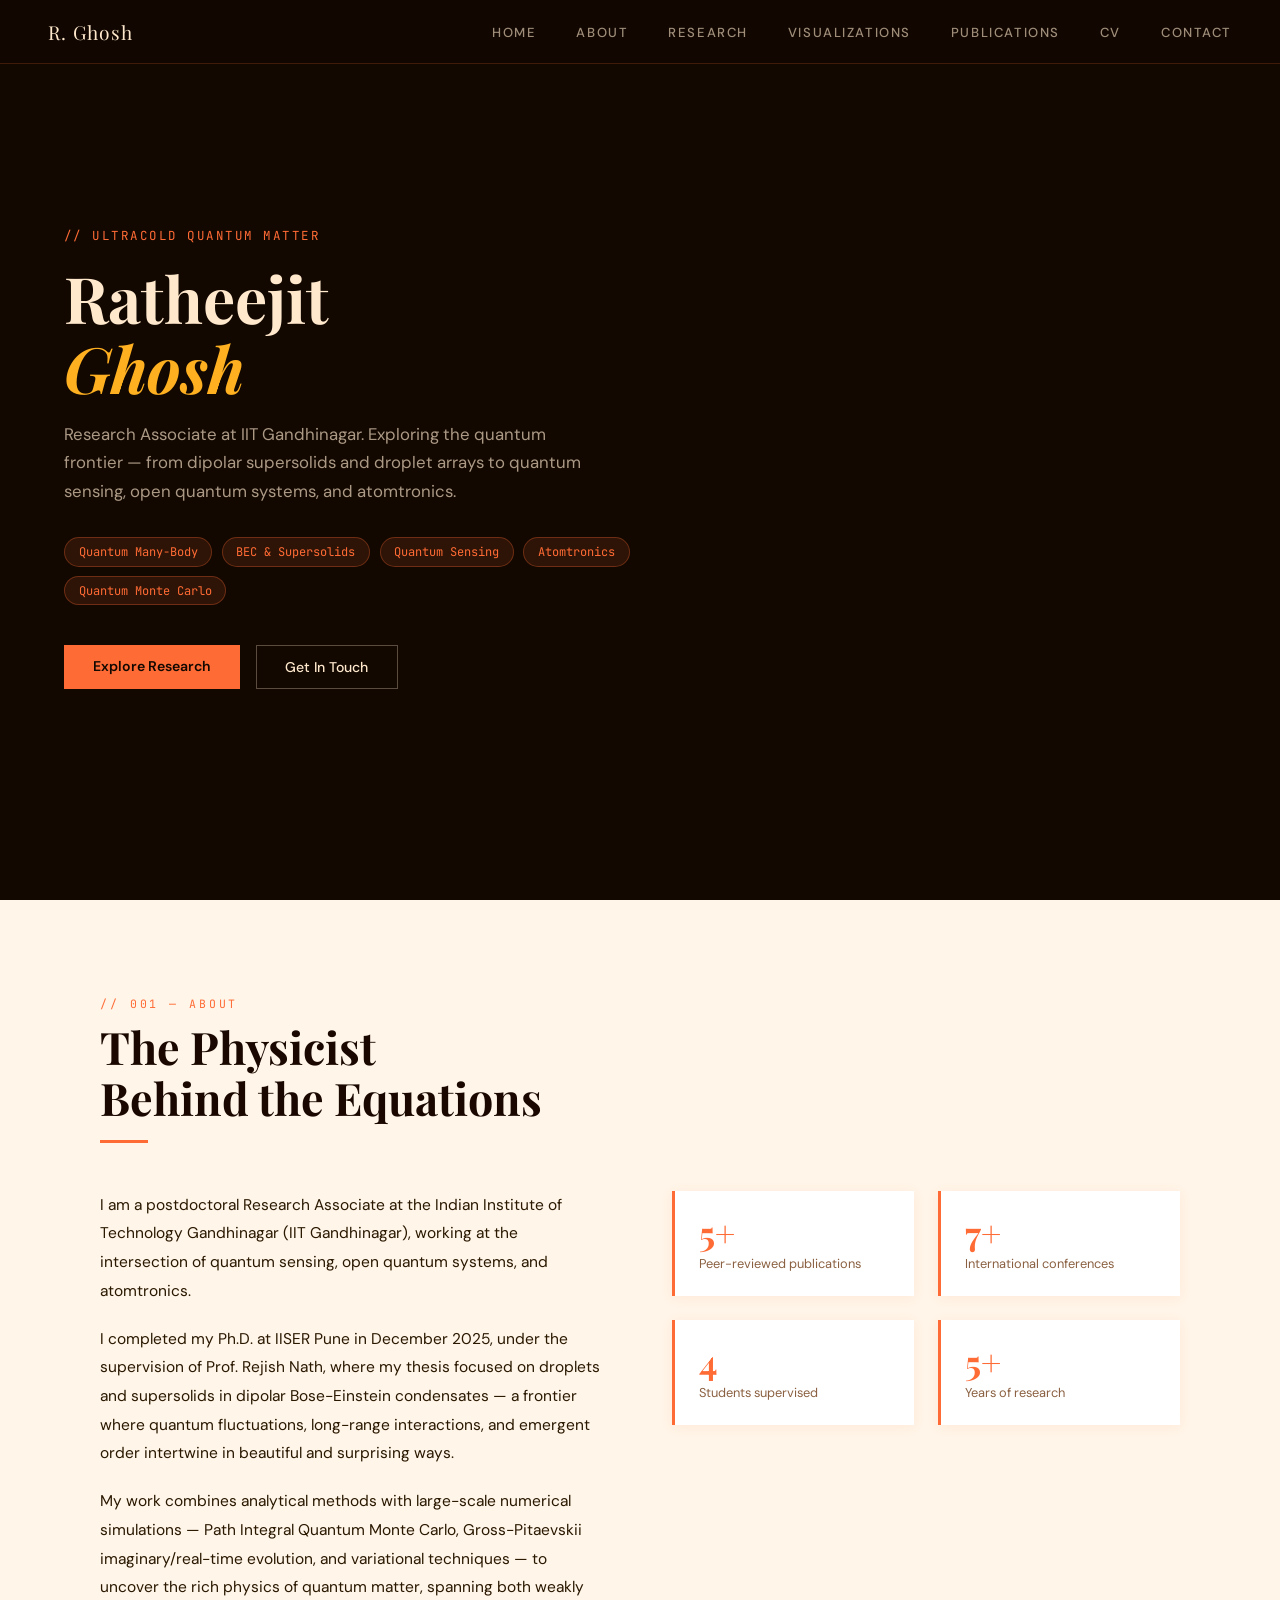
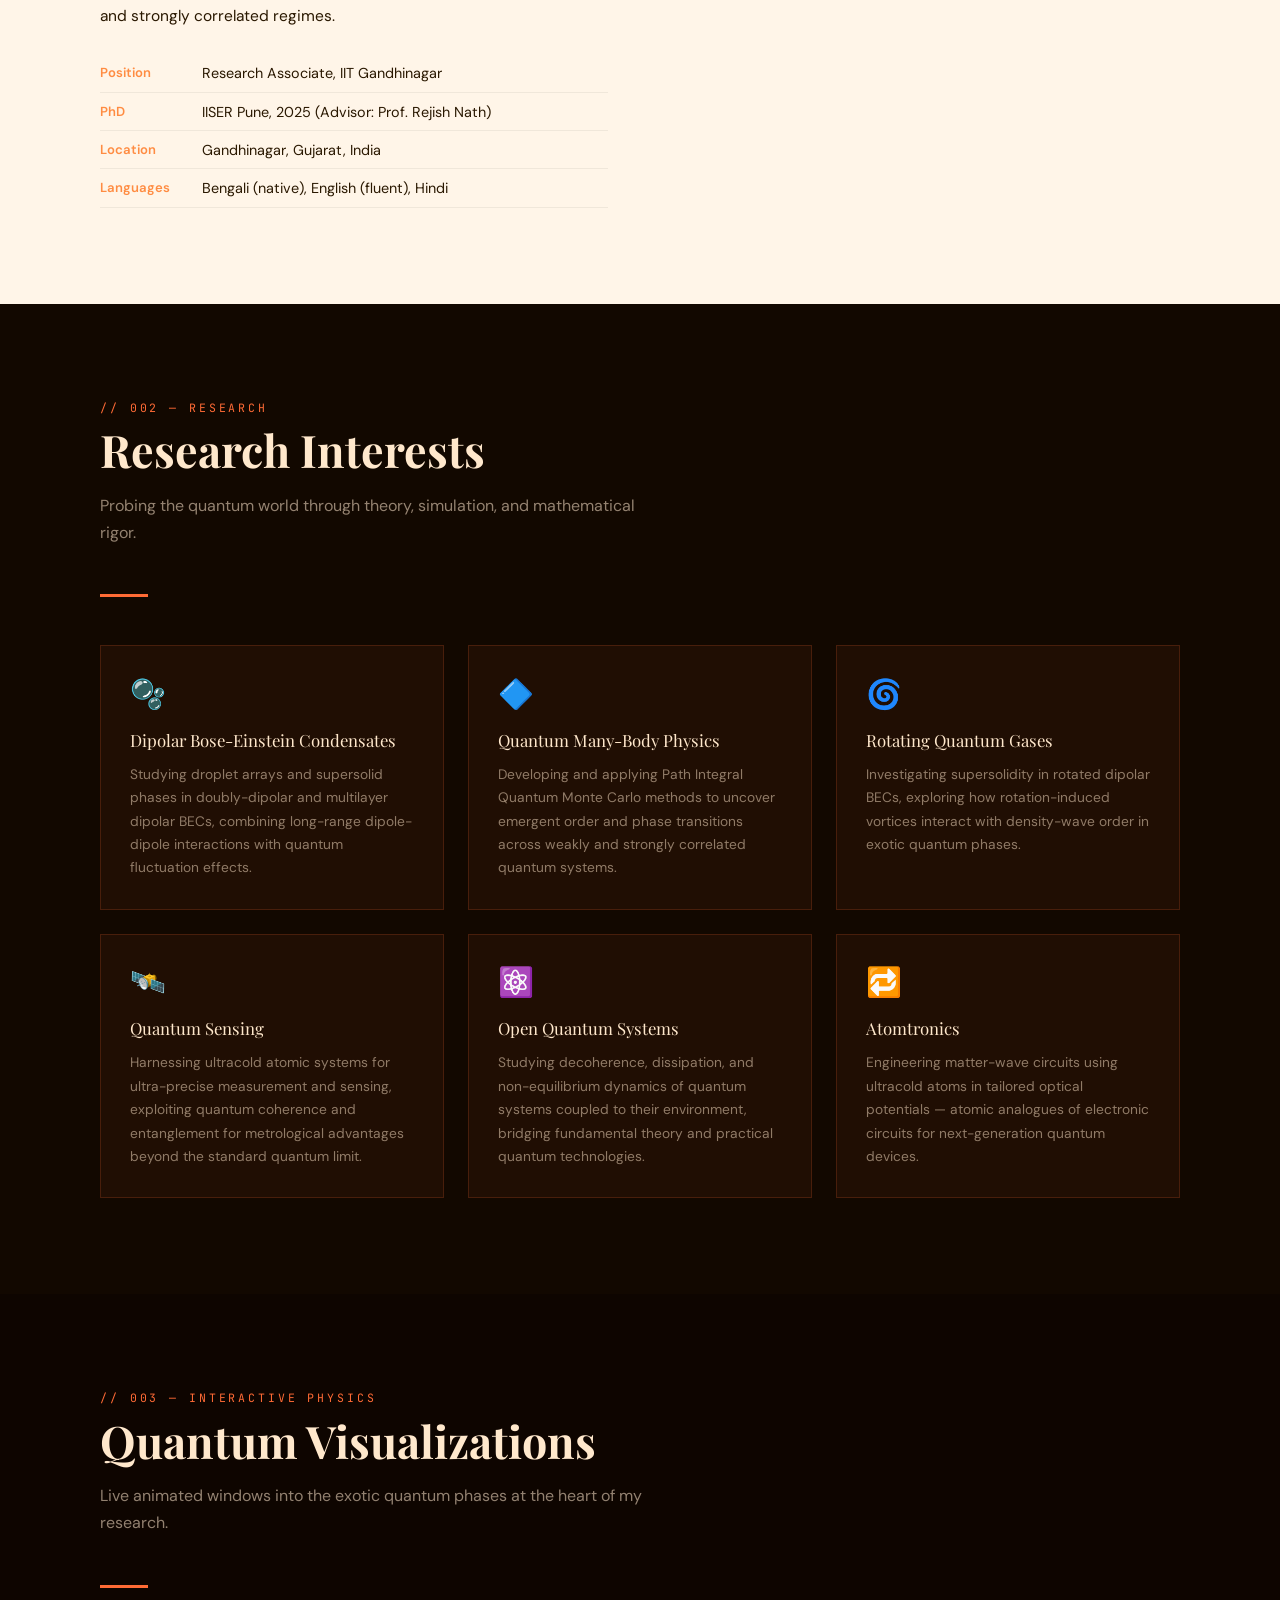
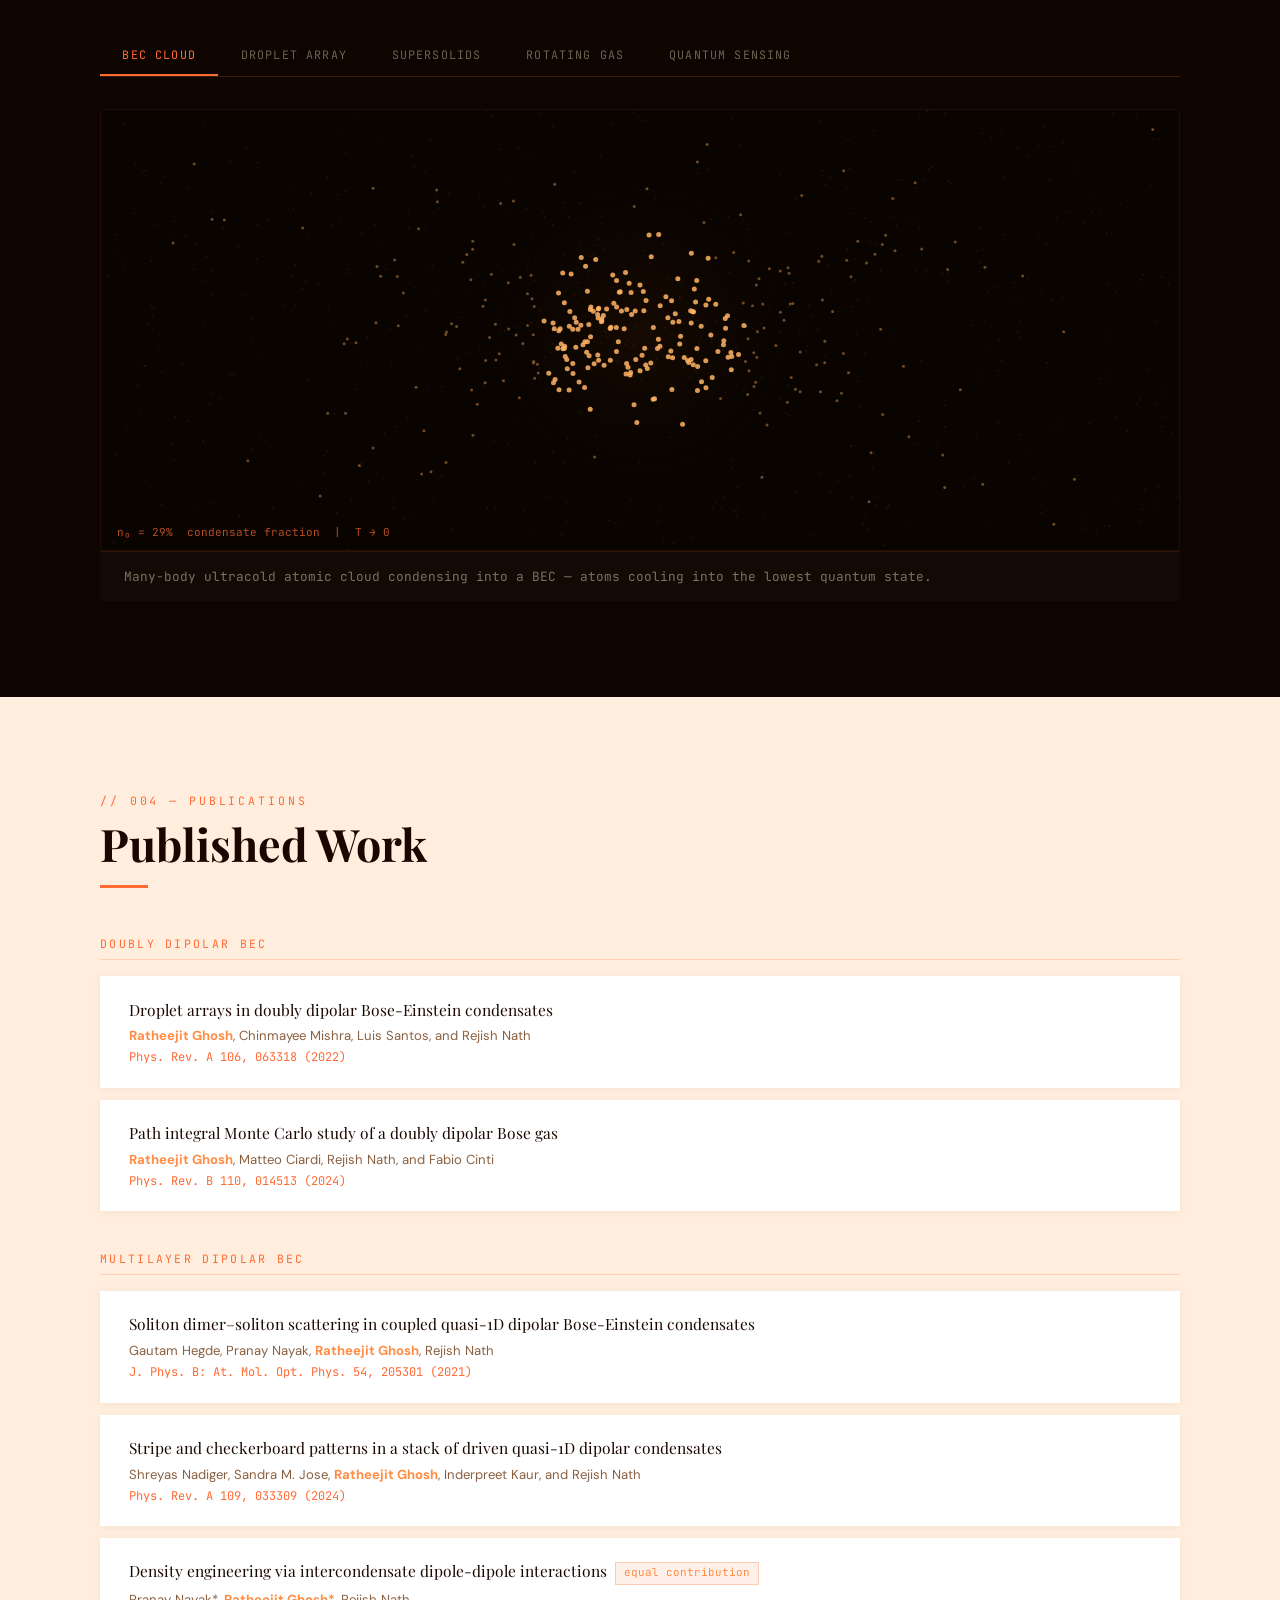
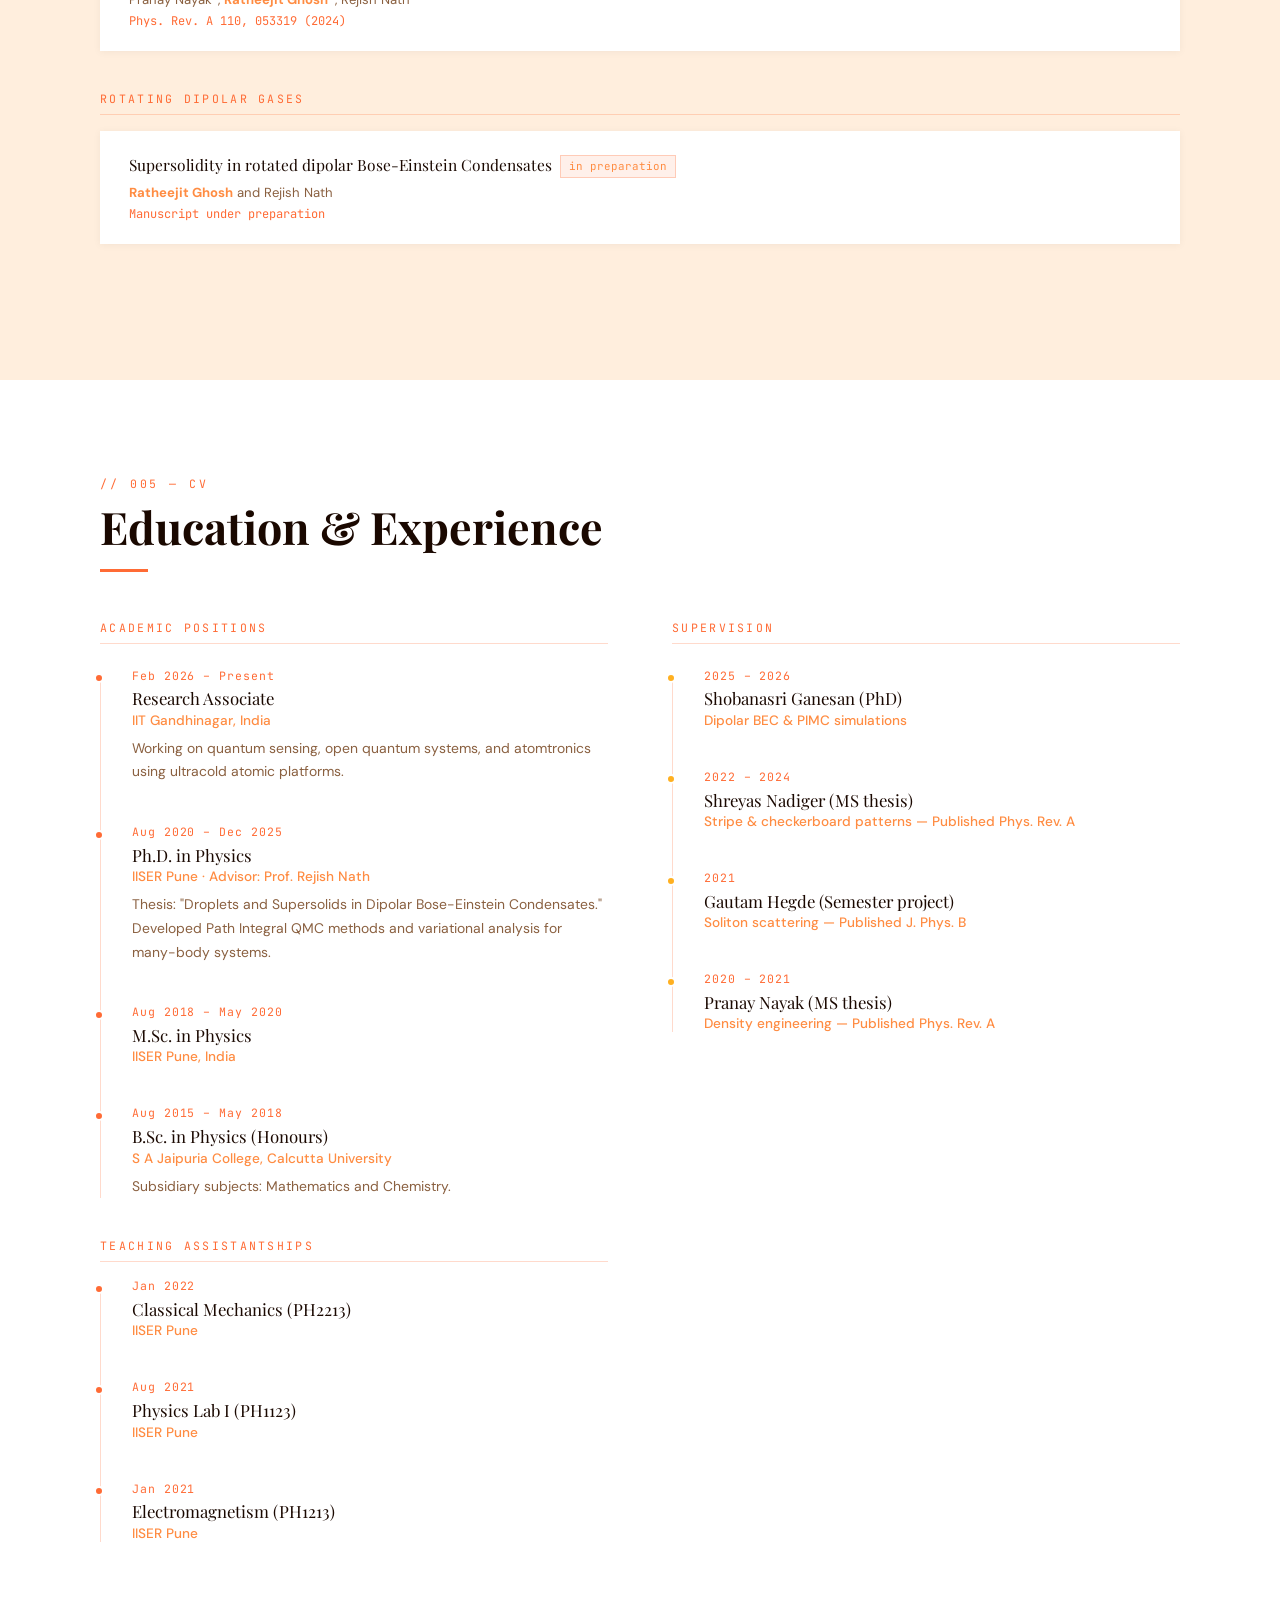
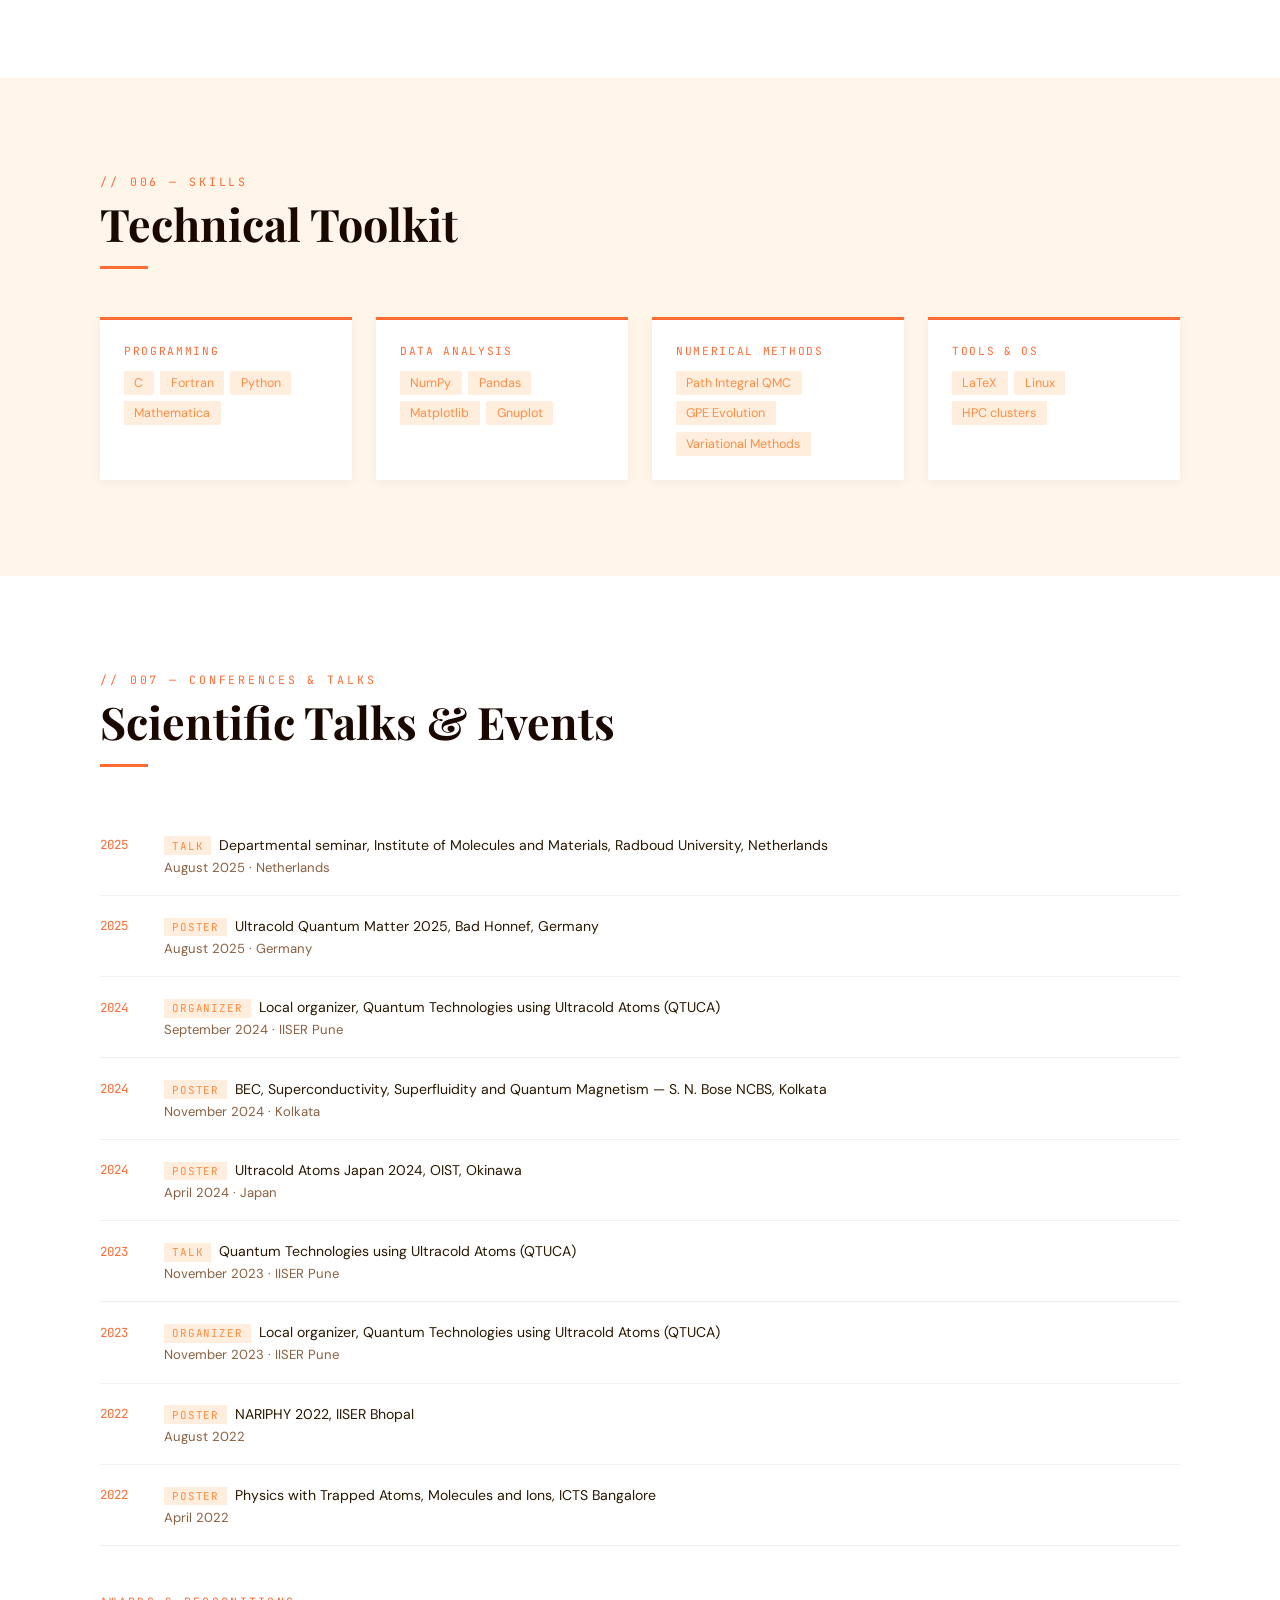
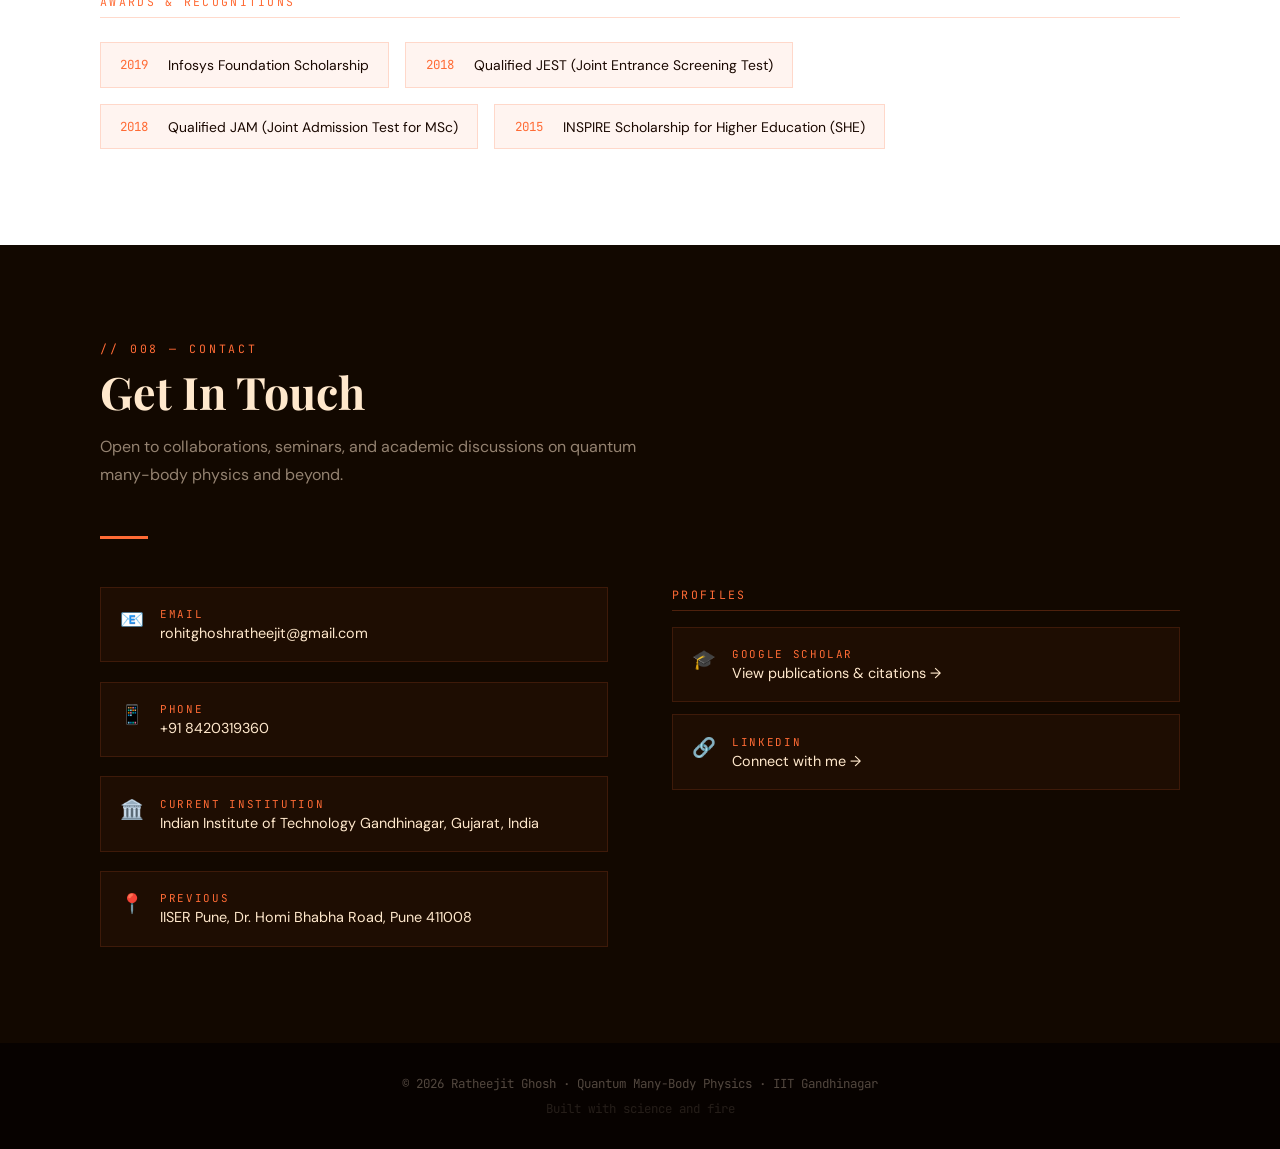
<file: index.html>
<!DOCTYPE html>
<html lang="en">
<head>
<meta charset="UTF-8">
<meta name="viewport" content="width=device-width, initial-scale=1.0">
<title>Ratheejit Ghosh | Quantum Physicist</title>
<link href="https://fonts.googleapis.com/css2?family=Playfair+Display:ital,wght@0,400;0,700;1,400&family=DM+Sans:wght@300;400;500;600&family=JetBrains+Mono:wght@400;500&display=swap" rel="stylesheet">
<style>
  :root {
    --fire1:  #FF6B35;   /* vivid orange      */
    --fire2:  #FF3D00;   /* deep red-orange   */
    --fire3:  #FFB020;   /* amber/gold        */
    --ember:  #FF8C42;   /* ember orange      */
    --smoke:  #1A0A00;   /* near-black warm   */
    --coal:   #120800;   /* darkest bg        */
    --ash:    #2A1400;   /* dark warm brown   */
    --glow:   #FF4500;   /* fireglow red      */
    --cream:  #FFE8CC;   /* warm light text   */
    --paper:  #FFF5E8;   /* warm white bg     */
    --paper2: #FFEEDD;
    --muted:  #8A6040;
    --ink:    #1A0800;
  }
  *, *::before, *::after { box-sizing:border-box; margin:0; padding:0; }
  html { scroll-behavior:smooth; }
  body { font-family:'DM Sans',sans-serif; background:var(--paper); color:var(--ink); overflow-x:hidden; }

  /* NAV */
  nav {
    position:fixed; top:0; left:0; right:0; z-index:1000;
    background:rgba(18,8,0,0.97); backdrop-filter:blur(14px);
    display:flex; align-items:center; justify-content:space-between;
    padding:0 3rem; height:64px;
    border-bottom:1px solid rgba(255,107,53,0.2);
  }
  .nav-logo { font-family:'Playfair Display',serif; font-size:1.2rem; color:var(--cream); letter-spacing:.05em; }
  .nav-links { display:flex; gap:2.5rem; list-style:none; }
  .nav-links a { color:rgba(255,232,204,0.6); text-decoration:none; font-size:.82rem; letter-spacing:.12em; text-transform:uppercase; font-weight:500; transition:color .2s; }
  .nav-links a:hover { color:var(--fire1); }

  /* HERO */
  #home { min-height:100vh; background:var(--coal); position:relative; overflow:hidden; display:flex; align-items:center; padding:80px 4rem 4rem; }
  #hero-canvas { position:absolute; inset:0; opacity:.8; }
  .hero-content { position:relative; z-index:2; max-width:680px; }
  .hero-eyebrow { font-family:'JetBrains Mono',monospace; color:var(--fire1); font-size:.78rem; letter-spacing:.2em; text-transform:uppercase; margin-bottom:1.2rem; }
  .hero-name { font-family:'Playfair Display',serif; font-size:clamp(2.8rem,5vw,4.5rem); color:var(--cream); line-height:1.1; margin-bottom:1rem; }
  .hero-name em { color:var(--fire3); font-style:italic; }
  .hero-tagline { color:rgba(255,232,204,.65); font-size:1.05rem; line-height:1.7; margin-bottom:2rem; max-width:520px; }
  .hero-tags { display:flex; flex-wrap:wrap; gap:.6rem; margin-bottom:2.5rem; }
  .tag { background:rgba(255,107,53,.12); border:1px solid rgba(255,107,53,.3); color:var(--fire1); padding:.35rem .85rem; border-radius:2rem; font-size:.75rem; font-family:'JetBrains Mono',monospace; }
  .hero-cta { display:flex; gap:1rem; }
  .btn-primary { background:var(--fire1); color:var(--coal); padding:.75rem 1.8rem; border:none; font-family:'DM Sans',sans-serif; font-weight:600; font-size:.88rem; cursor:pointer; text-decoration:none; transition:background .2s; }
  .btn-primary:hover { background:var(--fire3); }
  .btn-outline { background:transparent; border:1px solid rgba(255,232,204,.3); color:var(--cream); padding:.75rem 1.8rem; font-family:'DM Sans',sans-serif; font-weight:500; font-size:.88rem; cursor:pointer; text-decoration:none; transition:border-color .2s,color .2s; }
  .btn-outline:hover { border-color:var(--fire1); color:var(--fire1); }

  /* SECTIONS */
  section { padding:6rem 4rem; }
  .section-inner { max-width:1080px; margin:0 auto; }
  .section-label { font-family:'JetBrains Mono',monospace; color:var(--fire1); font-size:.72rem; letter-spacing:.25em; text-transform:uppercase; margin-bottom:.6rem; }
  .section-title { font-family:'Playfair Display',serif; font-size:clamp(2rem,3.5vw,2.8rem); color:var(--ink); margin-bottom:1rem; line-height:1.15; }
  .section-subtitle { color:var(--muted); font-size:1rem; line-height:1.7; max-width:560px; margin-bottom:3rem; }
  .divider { width:48px; height:3px; background:var(--fire1); margin-bottom:3rem; }

  /* ABOUT */
  #about { background:var(--paper); }
  .about-grid { display:grid; grid-template-columns:1fr 1fr; gap:4rem; align-items:start; }
  .about-bio p { color:#2A1800; line-height:1.85; margin-bottom:1.2rem; font-size:.97rem; }
  .about-stats { display:grid; grid-template-columns:1fr 1fr; gap:1.5rem; }
  .stat-card { background:white; padding:1.5rem; border-left:3px solid var(--fire1); box-shadow:0 2px 12px rgba(255,107,53,.08); }
  .stat-num { font-family:'Playfair Display',serif; font-size:2.2rem; color:var(--fire1); font-weight:700; line-height:1; }
  .stat-label { color:var(--muted); font-size:.8rem; margin-top:.3rem; }
  .info-list { list-style:none; margin-top:1.5rem; }
  .info-list li { display:flex; align-items:flex-start; gap:.75rem; padding:.6rem 0; border-bottom:1px solid rgba(0,0,0,.06); font-size:.9rem; color:#2A1800; }
  .info-list li .lbl { color:var(--ember); font-weight:600; min-width:90px; font-size:.82rem; }

  /* RESEARCH */
  #research { background:var(--coal); }
  #research .section-title { color:var(--cream); }
  #research .section-subtitle { color:rgba(255,232,204,.55); }
  .research-grid { display:grid; grid-template-columns:repeat(3,1fr); gap:1.5rem; }
  .research-card { background:rgba(255,107,53,.06); border:1px solid rgba(255,107,53,.18); padding:1.8rem; transition:border-color .2s,background .2s; }
  .research-card:hover { border-color:var(--fire1); background:rgba(255,107,53,.1); }
  .rc-icon { font-size:1.8rem; margin-bottom:1rem; }
  .rc-title { font-family:'Playfair Display',serif; color:var(--cream); font-size:1.05rem; margin-bottom:.75rem; }
  .rc-desc { color:rgba(255,232,204,.5); font-size:.86rem; line-height:1.7; }

  /* VISUALIZATIONS */
  #visualizations { background:#0E0500; }
  #visualizations .section-title { color:var(--cream); }
  #visualizations .section-subtitle { color:rgba(255,232,204,.55); }
  .viz-tabs { display:flex; flex-wrap:wrap; margin-bottom:2rem; border-bottom:1px solid rgba(255,107,53,.2); }
  .viz-tab { padding:.7rem 1.4rem; background:none; border:none; color:rgba(255,232,204,.4); font-family:'JetBrains Mono',monospace; font-size:.73rem; letter-spacing:.1em; cursor:pointer; transition:color .2s; border-bottom:2px solid transparent; text-transform:uppercase; }
  .viz-tab.active { color:var(--fire1); border-bottom-color:var(--fire1); }
  .viz-panel { display:none; }
  .viz-panel.active { display:block; }
  .viz-frame { background:rgba(0,0,0,.6); border:1px solid rgba(255,107,53,.12); border-radius:4px; overflow:hidden; }
  .viz-frame canvas { display:block; }
  .viz-caption { padding:1rem 1.5rem; background:rgba(255,255,255,.02); border-top:1px solid rgba(255,107,53,.1); color:rgba(255,232,204,.45); font-size:.8rem; font-family:'JetBrains Mono',monospace; }
  .viz-controls { display:flex; gap:1.5rem; align-items:center; padding:.75rem 1.5rem; background:rgba(0,0,0,.3); border-top:1px solid rgba(255,107,53,.08); flex-wrap:wrap; }
  .viz-controls label { color:rgba(255,232,204,.5); font-size:.72rem; font-family:'JetBrains Mono',monospace; }
  .viz-controls input[type=range] { accent-color:var(--fire1); cursor:pointer; }

  /* PUBLICATIONS */
  #publications { background:var(--paper2); }
  .pub-group { margin-bottom:2.5rem; }
  .pub-group-title { font-family:'JetBrains Mono',monospace; font-size:.72rem; letter-spacing:.2em; text-transform:uppercase; color:var(--fire1); margin-bottom:1rem; padding-bottom:.5rem; border-bottom:1px solid rgba(255,107,53,.25); }
  .pub-item { background:white; padding:1.4rem 1.6rem; margin-bottom:.75rem; border-left:3px solid transparent; box-shadow:0 1px 8px rgba(0,0,0,.05); transition:border-color .2s; }
  .pub-item:hover { border-left-color:var(--fire1); }
  .pub-title { font-family:'Playfair Display',serif; font-size:.97rem; color:var(--ink); margin-bottom:.4rem; line-height:1.45; }
  .pub-authors { color:var(--muted); font-size:.82rem; margin-bottom:.3rem; }
  .pub-authors strong { color:var(--ember); }
  .pub-journal { font-family:'JetBrains Mono',monospace; font-size:.75rem; color:var(--fire1); }
  .pub-badge { display:inline-block; background:rgba(255,107,53,.1); border:1px solid rgba(255,107,53,.28); color:var(--ember); font-size:.68rem; padding:.15rem .5rem; margin-left:.5rem; font-family:'JetBrains Mono',monospace; vertical-align:middle; }

  /* EXPERIENCE */
  #experience { background:white; }
  .timeline { position:relative; padding-left:2rem; }
  .timeline::before { content:''; position:absolute; left:0; top:.5rem; bottom:0; width:1px; background:rgba(255,107,53,.25); }
  .tl-item { position:relative; margin-bottom:2.5rem; }
  .tl-dot { position:absolute; left:-2.4rem; top:.35rem; width:10px; height:10px; border-radius:50%; background:var(--fire1); border:2px solid white; }
  .tl-period { font-family:'JetBrains Mono',monospace; font-size:.72rem; color:var(--fire1); letter-spacing:.08em; margin-bottom:.3rem; }
  .tl-title { font-family:'Playfair Display',serif; font-size:1.05rem; color:var(--ink); margin-bottom:.15rem; }
  .tl-sub { color:var(--ember); font-size:.85rem; font-weight:500; margin-bottom:.5rem; }
  .tl-desc { color:var(--muted); font-size:.87rem; line-height:1.7; }
  .exp-grid { display:grid; grid-template-columns:1fr 1fr; gap:4rem; }

  /* SKILLS */
  #skills { background:var(--paper); }
  .skills-grid { display:grid; grid-template-columns:repeat(4,1fr); gap:1.5rem; }
  .skill-card { background:white; padding:1.5rem; box-shadow:0 2px 10px rgba(0,0,0,.05); border-top:3px solid var(--fire1); }
  .skill-cat { font-family:'JetBrains Mono',monospace; font-size:.7rem; letter-spacing:.15em; text-transform:uppercase; color:var(--fire1); margin-bottom:.8rem; }
  .skill-items { display:flex; flex-wrap:wrap; gap:.4rem; }
  .skill-pill { background:var(--paper2); color:var(--ember); font-size:.78rem; padding:.25rem .65rem; border-radius:2px; }

  /* TALKS */
  #talks { background:white; }
  .talk-item { display:flex; gap:1.5rem; padding:1.2rem 0; border-bottom:1px solid rgba(0,0,0,.06); align-items:flex-start; }
  .talk-year { font-family:'JetBrains Mono',monospace; font-size:.78rem; color:var(--fire1); min-width:40px; margin-top:.15rem; }
  .talk-type { display:inline-block; background:var(--paper2); color:var(--ember); font-size:.68rem; padding:.15rem .5rem; margin-right:.5rem; font-family:'JetBrains Mono',monospace; text-transform:uppercase; letter-spacing:.08em; }
  .talk-desc { color:#2A1800; font-size:.88rem; line-height:1.6; }
  .talk-venue { color:var(--muted); font-size:.82rem; margin-top:.15rem; }

  /* CONTACT */
  #contact { background:var(--coal); }
  #contact .section-title { color:var(--cream); }
  #contact .section-subtitle { color:rgba(255,232,204,.55); }
  .contact-grid { display:grid; grid-template-columns:1fr 1fr; gap:4rem; align-items:start; }
  .contact-items { display:flex; flex-direction:column; gap:1.2rem; }
  .contact-item { display:flex; gap:1rem; align-items:flex-start; padding:1.2rem; background:rgba(255,107,53,.05); border:1px solid rgba(255,107,53,.14); transition:border-color .2s, background .2s; }
  a:has(.contact-item):hover .contact-item { border-color:var(--fire1); background:rgba(255,107,53,.1); }
  .contact-icon { color:var(--fire1); font-size:1.2rem; }
  .contact-item-label { font-family:'JetBrains Mono',monospace; font-size:.68rem; letter-spacing:.15em; color:var(--fire1); text-transform:uppercase; margin-bottom:.2rem; }
  .contact-item-value { color:var(--cream); font-size:.9rem; }
  .ref-item { padding:1.2rem; background:rgba(255,107,53,.05); border:1px solid rgba(255,107,53,.14); margin-bottom:.75rem; }
  .ref-name { font-family:'Playfair Display',serif; color:var(--cream); font-size:.95rem; margin-bottom:.2rem; }
  .ref-role { color:rgba(255,232,204,.5); font-size:.82rem; margin-bottom:.15rem; }
  .ref-email { color:var(--fire1); font-size:.8rem; font-family:'JetBrains Mono',monospace; }

  .award-chip { background:rgba(255,107,53,.07); border:1px solid rgba(255,107,53,.2); padding:.8rem 1.2rem; display:flex; gap:.75rem; align-items:center; }
  .award-year { font-family:'JetBrains Mono',monospace; color:var(--fire1); font-size:.78rem; min-width:36px; }
  .award-name { color:var(--ink); font-size:.87rem; }
  .awards-grid { display:flex; flex-wrap:wrap; gap:1rem; }

  footer { background:#070200; padding:2rem 4rem; text-align:center; color:rgba(255,232,204,.3); font-size:.78rem; font-family:'JetBrains Mono',monospace; }

  @media(max-width:768px){
    section{padding:4rem 1.5rem;} nav{padding:0 1.5rem;} .nav-links{display:none;}
    #home{padding:80px 1.5rem 4rem;}
    .about-grid,.contact-grid,.exp-grid{grid-template-columns:1fr;gap:2rem;}
    .research-grid{grid-template-columns:1fr;} .skills-grid{grid-template-columns:1fr 1fr;}
    .about-stats{grid-template-columns:1fr 1fr;}
  }
</style>
</head>
<body>

<nav>
  <div class="nav-logo">R. Ghosh</div>
  <ul class="nav-links">
    <li><a href="#home">Home</a></li>
    <li><a href="#about">About</a></li>
    <li><a href="#research">Research</a></li>
    <li><a href="#visualizations">Visualizations</a></li>
    <li><a href="#publications">Publications</a></li>
    <li><a href="#experience">CV</a></li>
    <li><a href="#contact">Contact</a></li>
  </ul>
</nav>

<!-- HERO -->
<section id="home">
  <canvas id="hero-canvas"></canvas>
  <div class="hero-content">
    <div class="hero-eyebrow">// Ultracold Quantum Matter</div>
    <h1 class="hero-name">Ratheejit<br><em>Ghosh</em></h1>
    <p class="hero-tagline">Research Associate at IIT Gandhinagar. Exploring the quantum frontier — from dipolar supersolids and droplet arrays to quantum sensing, open quantum systems, and atomtronics.</p>
    <div class="hero-tags">
      <span class="tag">Quantum Many-Body</span>
      <span class="tag">BEC &amp; Supersolids</span>
      <span class="tag">Quantum Sensing</span>
      <span class="tag">Atomtronics</span>
      <span class="tag">Quantum Monte Carlo</span>
    </div>
    <div class="hero-cta">
      <a href="#research" class="btn-primary">Explore Research</a>
      <a href="#contact" class="btn-outline">Get In Touch</a>
    </div>
  </div>
</section>

<!-- ABOUT -->
<section id="about">
  <div class="section-inner">
    <div class="section-label">// 001 — About</div>
    <h2 class="section-title">The Physicist<br>Behind the Equations</h2>
    <div class="divider"></div>
    <div class="about-grid">
      <div class="about-bio">
        <p>I am a postdoctoral Research Associate at the Indian Institute of Technology Gandhinagar (IIT Gandhinagar), working at the intersection of quantum sensing, open quantum systems, and atomtronics.</p>
        <p>I completed my Ph.D. at IISER Pune in December 2025, under the supervision of Prof. Rejish Nath, where my thesis focused on droplets and supersolids in dipolar Bose-Einstein condensates — a frontier where quantum fluctuations, long-range interactions, and emergent order intertwine in beautiful and surprising ways.</p>
        <p>My work combines analytical methods with large-scale numerical simulations — Path Integral Quantum Monte Carlo, Gross-Pitaevskii imaginary/real-time evolution, and variational techniques — to uncover the rich physics of quantum matter, spanning both weakly and strongly correlated regimes.</p>
        <ul class="info-list">
          <li><span class="lbl">Position</span> Research Associate, IIT Gandhinagar</li>
          <li><span class="lbl">PhD</span> IISER Pune, 2025 (Advisor: Prof. Rejish Nath)</li>
          <li><span class="lbl">Location</span> Gandhinagar, Gujarat, India</li>
          <li><span class="lbl">Languages</span> Bengali (native), English (fluent), Hindi</li>
        </ul>
      </div>
      <div>
        <div class="about-stats">
          <div class="stat-card"><div class="stat-num">5+</div><div class="stat-label">Peer-reviewed publications</div></div>
          <div class="stat-card"><div class="stat-num">7+</div><div class="stat-label">International conferences</div></div>
          <div class="stat-card"><div class="stat-num">4</div><div class="stat-label">Students supervised</div></div>
          <div class="stat-card"><div class="stat-num">5+</div><div class="stat-label">Years of research</div></div>
        </div>
      </div>
    </div>
  </div>
</section>

<!-- RESEARCH -->
<section id="research">
  <div class="section-inner">
    <div class="section-label">// 002 — Research</div>
    <h2 class="section-title">Research Interests</h2>
    <p class="section-subtitle">Probing the quantum world through theory, simulation, and mathematical rigor.</p>
    <div class="divider"></div>
    <div class="research-grid">
      <div class="research-card"><div class="rc-icon">🫧</div><div class="rc-title">Dipolar Bose-Einstein Condensates</div><div class="rc-desc">Studying droplet arrays and supersolid phases in doubly-dipolar and multilayer dipolar BECs, combining long-range dipole-dipole interactions with quantum fluctuation effects.</div></div>
      <div class="research-card"><div class="rc-icon">🔷</div><div class="rc-title">Quantum Many-Body Physics</div><div class="rc-desc">Developing and applying Path Integral Quantum Monte Carlo methods to uncover emergent order and phase transitions across weakly and strongly correlated quantum systems.</div></div>
      <div class="research-card"><div class="rc-icon">🌀</div><div class="rc-title">Rotating Quantum Gases</div><div class="rc-desc">Investigating supersolidity in rotated dipolar BECs, exploring how rotation-induced vortices interact with density-wave order in exotic quantum phases.</div></div>
      <div class="research-card"><div class="rc-icon">🛰️</div><div class="rc-title">Quantum Sensing</div><div class="rc-desc">Harnessing ultracold atomic systems for ultra-precise measurement and sensing, exploiting quantum coherence and entanglement for metrological advantages beyond the standard quantum limit.</div></div>
      <div class="research-card"><div class="rc-icon">⚛️</div><div class="rc-title">Open Quantum Systems</div><div class="rc-desc">Studying decoherence, dissipation, and non-equilibrium dynamics of quantum systems coupled to their environment, bridging fundamental theory and practical quantum technologies.</div></div>
      <div class="research-card"><div class="rc-icon">🔁</div><div class="rc-title">Atomtronics</div><div class="rc-desc">Engineering matter-wave circuits using ultracold atoms in tailored optical potentials — atomic analogues of electronic circuits for next-generation quantum devices.</div></div>
    </div>
  </div>
</section>

<!-- VISUALIZATIONS -->
<section id="visualizations">
  <div class="section-inner">
    <div class="section-label">// 003 — Interactive Physics</div>
    <h2 class="section-title">Quantum Visualizations</h2>
    <p class="section-subtitle">Live animated windows into the exotic quantum phases at the heart of my research.</p>
    <div class="divider"></div>
    <!-- ORDER: BEC, Droplet Array, Supersolid, Rotating Gas, Quantum Sensing -->
    <div class="viz-tabs">
      <button class="viz-tab active" onclick="switchViz('bec',this)">BEC Cloud</button>
      <button class="viz-tab" onclick="switchViz('droplet',this)">Droplet Array</button>
      <button class="viz-tab" onclick="switchViz('supersolid',this)">Supersolids</button>
      <button class="viz-tab" onclick="switchViz('rotating',this)">Rotating Gas</button>
      <button class="viz-tab" onclick="switchViz('sensing',this)">Quantum Sensing</button>
    </div>

    <div id="viz-bec" class="viz-panel active">
      <div class="viz-frame"><canvas id="canvas-bec"></canvas></div>
      <div class="viz-caption">Many-body ultracold atomic cloud condensing into a BEC — atoms cooling into the lowest quantum state.</div>
    </div>

    <div id="viz-droplet" class="viz-panel">
      <div class="viz-frame"><canvas id="canvas-droplet"></canvas></div>
      <div class="viz-caption">Droplet-array phase in a doubly dipolar BEC. Self-bound quantum droplets stabilized by Lee-Huang-Yang beyond-mean-field corrections, connected by dipolar interaction lines.</div>
    </div>

    <div id="viz-supersolid" class="viz-panel">
      <div class="viz-frame"><canvas id="canvas-supersolid"></canvas></div>
      <div class="viz-controls">
        <label>Dipolar strength: <input type="range" id="sl-alpha" min="0" max="100" value="65" style="width:100px"></label>
        <label>Temperature: <input type="range" id="sl-temp" min="0" max="100" value="15" style="width:100px"></label>
        <span style="color:rgba(255,232,204,.35);font-size:.7rem;font-family:'JetBrains Mono',monospace">drag to rotate</span>
      </div>
      <div class="viz-caption">3D Supersolid: self-bound quantum droplets (orange spheres) floating in a coherent superfluid background (glowing teal mist). Simultaneous crystalline order + phase coherence.</div>
    </div>

    <div id="viz-rotating" class="viz-panel">
      <div class="viz-frame"><canvas id="canvas-rotating"></canvas></div>
      <div class="viz-controls">
        <label>Ω/ω: <input type="range" id="sl-omega" min="5" max="95" value="50" style="width:120px"></label>
        <span id="omega-val" style="color:var(--fire1);font-family:'JetBrains Mono',monospace;font-size:.78rem">0.50</span>
        <span style="color:rgba(255,232,204,.35);font-size:.7rem;font-family:'JetBrains Mono',monospace;margin-left:1rem">drag to tilt view</span>
      </div>
      <div class="viz-caption">Rotating dipolar BEC — a fuzzy cigar-shaped atomic cloud spinning around its symmetry axis, with quantized vortex cores visible as dark holes threaded through the condensate.</div>
    </div>

    <div id="viz-sensing" class="viz-panel">
      <div class="viz-frame"><canvas id="canvas-sensing"></canvas></div>
      <div class="viz-caption">Ramsey interferometry for quantum sensing — atomic superposition on Bloch spheres accumulating phase from an external field for sub-shot-noise precision.</div>
    </div>
  </div>
</section>

<!-- PUBLICATIONS -->
<section id="publications">
  <div class="section-inner">
    <div class="section-label">// 004 — Publications</div>
    <h2 class="section-title">Published Work</h2>
    <div class="divider"></div>
    <div class="pub-group">
      <div class="pub-group-title">Doubly Dipolar BEC</div>
      <div class="pub-item"><div class="pub-title">Droplet arrays in doubly dipolar Bose-Einstein condensates</div><div class="pub-authors"><strong>Ratheejit Ghosh</strong>, Chinmayee Mishra, Luis Santos, and Rejish Nath</div><div class="pub-journal">Phys. Rev. A 106, 063318 (2022)</div></div>
      <div class="pub-item"><div class="pub-title">Path integral Monte Carlo study of a doubly dipolar Bose gas</div><div class="pub-authors"><strong>Ratheejit Ghosh</strong>, Matteo Ciardi, Rejish Nath, and Fabio Cinti</div><div class="pub-journal">Phys. Rev. B 110, 014513 (2024)</div></div>
    </div>
    <div class="pub-group">
      <div class="pub-group-title">Multilayer Dipolar BEC</div>
      <div class="pub-item"><div class="pub-title">Soliton dimer–soliton scattering in coupled quasi-1D dipolar Bose-Einstein condensates</div><div class="pub-authors">Gautam Hegde, Pranay Nayak, <strong>Ratheejit Ghosh</strong>, Rejish Nath</div><div class="pub-journal">J. Phys. B: At. Mol. Opt. Phys. 54, 205301 (2021)</div></div>
      <div class="pub-item"><div class="pub-title">Stripe and checkerboard patterns in a stack of driven quasi-1D dipolar condensates</div><div class="pub-authors">Shreyas Nadiger, Sandra M. Jose, <strong>Ratheejit Ghosh</strong>, Inderpreet Kaur, and Rejish Nath</div><div class="pub-journal">Phys. Rev. A 109, 033309 (2024)</div></div>
      <div class="pub-item"><div class="pub-title">Density engineering via intercondensate dipole-dipole interactions<span class="pub-badge">equal contribution</span></div><div class="pub-authors">Pranay Nayak*, <strong>Ratheejit Ghosh*</strong>, Rejish Nath</div><div class="pub-journal">Phys. Rev. A 110, 053319 (2024)</div></div>
    </div>
    <div class="pub-group">
      <div class="pub-group-title">Rotating Dipolar Gases</div>
      <div class="pub-item"><div class="pub-title">Supersolidity in rotated dipolar Bose-Einstein Condensates<span class="pub-badge">in preparation</span></div><div class="pub-authors"><strong>Ratheejit Ghosh</strong> and Rejish Nath</div><div class="pub-journal">Manuscript under preparation</div></div>
    </div>
  </div>
</section>

<!-- CV -->
<section id="experience">
  <div class="section-inner">
    <div class="section-label">// 005 — CV</div>
    <h2 class="section-title">Education &amp; Experience</h2>
    <div class="divider"></div>
    <div class="exp-grid">
      <div>
        <p class="pub-group-title" style="margin-bottom:1.5rem">Academic Positions</p>
        <div class="timeline">
          <div class="tl-item"><div class="tl-dot"></div><div class="tl-period">Feb 2026 – Present</div><div class="tl-title">Research Associate</div><div class="tl-sub">IIT Gandhinagar, India</div><div class="tl-desc">Working on quantum sensing, open quantum systems, and atomtronics using ultracold atomic platforms.</div></div>
          <div class="tl-item"><div class="tl-dot"></div><div class="tl-period">Aug 2020 – Dec 2025</div><div class="tl-title">Ph.D. in Physics</div><div class="tl-sub">IISER Pune · Advisor: Prof. Rejish Nath</div><div class="tl-desc">Thesis: "Droplets and Supersolids in Dipolar Bose-Einstein Condensates." Developed Path Integral QMC methods and variational analysis for many-body systems.</div></div>
          <div class="tl-item"><div class="tl-dot"></div><div class="tl-period">Aug 2018 – May 2020</div><div class="tl-title">M.Sc. in Physics</div><div class="tl-sub">IISER Pune, India</div></div>
          <div class="tl-item"><div class="tl-dot"></div><div class="tl-period">Aug 2015 – May 2018</div><div class="tl-title">B.Sc. in Physics (Honours)</div><div class="tl-sub">S A Jaipuria College, Calcutta University</div><div class="tl-desc">Subsidiary subjects: Mathematics and Chemistry.</div></div>
        </div>
        <p class="pub-group-title" style="margin:2rem 0 1rem">Teaching Assistantships</p>
        <div class="timeline">
          <div class="tl-item"><div class="tl-dot"></div><div class="tl-period">Jan 2022</div><div class="tl-title">Classical Mechanics (PH2213)</div><div class="tl-sub">IISER Pune</div></div>
          <div class="tl-item"><div class="tl-dot"></div><div class="tl-period">Aug 2021</div><div class="tl-title">Physics Lab I (PH1123)</div><div class="tl-sub">IISER Pune</div></div>
          <div class="tl-item"><div class="tl-dot"></div><div class="tl-period">Jan 2021</div><div class="tl-title">Electromagnetism (PH1213)</div><div class="tl-sub">IISER Pune</div></div>
        </div>
      </div>
      <div>
        <p class="pub-group-title" style="margin-bottom:1.5rem">Supervision</p>
        <div class="timeline">
          <div class="tl-item"><div class="tl-dot" style="background:var(--fire3)"></div><div class="tl-period">2025 – 2026</div><div class="tl-title">Shobanasri Ganesan (PhD)</div><div class="tl-sub">Dipolar BEC &amp; PIMC simulations</div></div>
          <div class="tl-item"><div class="tl-dot" style="background:var(--fire3)"></div><div class="tl-period">2022 – 2024</div><div class="tl-title">Shreyas Nadiger (MS thesis)</div><div class="tl-sub">Stripe &amp; checkerboard patterns — Published Phys. Rev. A</div></div>
          <div class="tl-item"><div class="tl-dot" style="background:var(--fire3)"></div><div class="tl-period">2021</div><div class="tl-title">Gautam Hegde (Semester project)</div><div class="tl-sub">Soliton scattering — Published J. Phys. B</div></div>
          <div class="tl-item"><div class="tl-dot" style="background:var(--fire3)"></div><div class="tl-period">2020 – 2021</div><div class="tl-title">Pranay Nayak (MS thesis)</div><div class="tl-sub">Density engineering — Published Phys. Rev. A</div></div>
        </div>
      </div>
    </div>
  </div>
</section>

<!-- SKILLS -->
<section id="skills">
  <div class="section-inner">
    <div class="section-label">// 006 — Skills</div>
    <h2 class="section-title">Technical Toolkit</h2>
    <div class="divider"></div>
    <div class="skills-grid">
      <div class="skill-card"><div class="skill-cat">Programming</div><div class="skill-items"><span class="skill-pill">C</span><span class="skill-pill">Fortran</span><span class="skill-pill">Python</span><span class="skill-pill">Mathematica</span></div></div>
      <div class="skill-card"><div class="skill-cat">Data Analysis</div><div class="skill-items"><span class="skill-pill">NumPy</span><span class="skill-pill">Pandas</span><span class="skill-pill">Matplotlib</span><span class="skill-pill">Gnuplot</span></div></div>
      <div class="skill-card"><div class="skill-cat">Numerical Methods</div><div class="skill-items"><span class="skill-pill">Path Integral QMC</span><span class="skill-pill">GPE Evolution</span><span class="skill-pill">Variational Methods</span></div></div>
      <div class="skill-card"><div class="skill-cat">Tools &amp; OS</div><div class="skill-items"><span class="skill-pill">LaTeX</span><span class="skill-pill">Linux</span><span class="skill-pill">HPC clusters</span></div></div>
    </div>
  </div>
</section>

<!-- TALKS -->
<section id="talks">
  <div class="section-inner">
    <div class="section-label">// 007 — Conferences &amp; Talks</div>
    <h2 class="section-title">Scientific Talks &amp; Events</h2>
    <div class="divider"></div>
    <div class="talk-item"><div class="talk-year">2025</div><div><span class="talk-type">Talk</span><span class="talk-desc">Departmental seminar, Institute of Molecules and Materials, Radboud University, Netherlands</span><div class="talk-venue">August 2025 · Netherlands</div></div></div>
    <div class="talk-item"><div class="talk-year">2025</div><div><span class="talk-type">Poster</span><span class="talk-desc">Ultracold Quantum Matter 2025, Bad Honnef, Germany</span><div class="talk-venue">August 2025 · Germany</div></div></div>
    <div class="talk-item"><div class="talk-year">2024</div><div><span class="talk-type">Organizer</span><span class="talk-desc">Local organizer, Quantum Technologies using Ultracold Atoms (QTUCA)</span><div class="talk-venue">September 2024 · IISER Pune</div></div></div>
    <div class="talk-item"><div class="talk-year">2024</div><div><span class="talk-type">Poster</span><span class="talk-desc">BEC, Superconductivity, Superfluidity and Quantum Magnetism — S. N. Bose NCBS, Kolkata</span><div class="talk-venue">November 2024 · Kolkata</div></div></div>
    <div class="talk-item"><div class="talk-year">2024</div><div><span class="talk-type">Poster</span><span class="talk-desc">Ultracold Atoms Japan 2024, OIST, Okinawa</span><div class="talk-venue">April 2024 · Japan</div></div></div>
    <div class="talk-item"><div class="talk-year">2023</div><div><span class="talk-type">Talk</span><span class="talk-desc">Quantum Technologies using Ultracold Atoms (QTUCA)</span><div class="talk-venue">November 2023 · IISER Pune</div></div></div>
    <div class="talk-item"><div class="talk-year">2023</div><div><span class="talk-type">Organizer</span><span class="talk-desc">Local organizer, Quantum Technologies using Ultracold Atoms (QTUCA)</span><div class="talk-venue">November 2023 · IISER Pune</div></div></div>
    <div class="talk-item"><div class="talk-year">2022</div><div><span class="talk-type">Poster</span><span class="talk-desc">NARIPHY 2022, IISER Bhopal</span><div class="talk-venue">August 2022</div></div></div>
    <div class="talk-item"><div class="talk-year">2022</div><div><span class="talk-type">Poster</span><span class="talk-desc">Physics with Trapped Atoms, Molecules and Ions, ICTS Bangalore</span><div class="talk-venue">April 2022</div></div></div>
    <p class="pub-group-title" style="margin-top:3rem;margin-bottom:1.5rem">Awards &amp; Recognitions</p>
    <div class="awards-grid">
      <div class="award-chip"><span class="award-year">2019</span><span class="award-name">Infosys Foundation Scholarship</span></div>
      <div class="award-chip"><span class="award-year">2018</span><span class="award-name">Qualified JEST (Joint Entrance Screening Test)</span></div>
      <div class="award-chip"><span class="award-year">2018</span><span class="award-name">Qualified JAM (Joint Admission Test for MSc)</span></div>
      <div class="award-chip"><span class="award-year">2015</span><span class="award-name">INSPIRE Scholarship for Higher Education (SHE)</span></div>
    </div>
  </div>
</section>

<!-- CONTACT -->
<section id="contact">
  <div class="section-inner">
    <div class="section-label">// 008 — Contact</div>
    <h2 class="section-title">Get In Touch</h2>
    <p class="section-subtitle">Open to collaborations, seminars, and academic discussions on quantum many-body physics and beyond.</p>
    <div class="divider"></div>
    <div class="contact-grid">
      <div class="contact-items">
        <div class="contact-item"><div class="contact-icon">📧</div><div><div class="contact-item-label">Email</div><div class="contact-item-value">rohitghoshratheejit@gmail.com</div></div></div>
        <div class="contact-item"><div class="contact-icon">📱</div><div><div class="contact-item-label">Phone</div><div class="contact-item-value">+91 8420319360</div></div></div>
        <div class="contact-item"><div class="contact-icon">🏛️</div><div><div class="contact-item-label">Current Institution</div><div class="contact-item-value">Indian Institute of Technology Gandhinagar, Gujarat, India</div></div></div>
        <div class="contact-item"><div class="contact-icon">📍</div><div><div class="contact-item-label">Previous</div><div class="contact-item-value">IISER Pune, Dr. Homi Bhabha Road, Pune 411008</div></div></div>
      </div>
      <div>
        <p class="pub-group-title" style="color:var(--fire1);margin-bottom:1rem">Profiles</p>
        <a href="https://scholar.google.com/citations?user=FcoK4_EAAAAJ&hl=en" target="_blank" rel="noopener" style="text-decoration:none">
          <div class="contact-item" style="margin-bottom:.75rem"><div class="contact-icon">🎓</div><div><div class="contact-item-label">Google Scholar</div><div class="contact-item-value">View publications &amp; citations →</div></div></div>
        </a>
        <a href="https://in.linkedin.com/in/ratheejit-ghosh-7b6a2a104" target="_blank" rel="noopener" style="text-decoration:none">
          <div class="contact-item"><div class="contact-icon">🔗</div><div><div class="contact-item-label">LinkedIn</div><div class="contact-item-value">Connect with me →</div></div></div>
        </a>
      </div>
    </div>
  </div>
</section>

<footer>
  <p>© 2026 Ratheejit Ghosh · Quantum Many-Body Physics · IIT Gandhinagar</p>
  <p style="margin-top:.5rem;opacity:.4">Built with science and fire</p>
</footer>

<script>
// ═══════════════════════════════════════════════════════
// HELPERS
// ═══════════════════════════════════════════════════════
function initCanvas(id) {
  const c = document.getElementById(id);
  c.width  = c.parentElement.clientWidth || 860;
  c.height = 440;
  return c;
}
const _started = {};
function switchViz(id, btn) {
  document.querySelectorAll('.viz-panel').forEach(p=>p.classList.remove('active'));
  document.querySelectorAll('.viz-tab').forEach(t=>t.classList.remove('active'));
  document.getElementById('viz-'+id).classList.add('active');
  btn.classList.add('active');
  if (!_started[id]) { _started[id]=true; window['_viz_'+id]&&window['_viz_'+id](); }
}

// ═══════════════════════════════════════════════════════
// 1. BEC CLOUD (auto-start)
// ═══════════════════════════════════════════════════════
(function(){
  const canvas=initCanvas('canvas-bec'), ctx=canvas.getContext('2d');
  const W=canvas.width, H=canvas.height;
  let t=0, cf=0;
  const N=900, atoms=Array.from({length:N},()=>({x:Math.random()*W,y:Math.random()*H,vx:(Math.random()-.5)*.5,vy:(Math.random()-.5)*.5,ph:Math.random()*6.28}));
  function draw(){
    t+=.012; cf=Math.min(1,cf+.002);
    ctx.fillStyle='#0A0400'; ctx.fillRect(0,0,W,H);
    const glR=130+25*Math.sin(t*.5);
    const g=ctx.createRadialGradient(W/2,H/2,0,W/2,H/2,glR);
    g.addColorStop(0,`rgba(255,140,60,${.18*cf})`);
    g.addColorStop(.5,`rgba(180,80,20,${.08*cf})`);
    g.addColorStop(1,'rgba(0,0,0,0)');
    ctx.fillStyle=g; ctx.beginPath(); ctx.arc(W/2,H/2,glR*2,0,Math.PI*2); ctx.fill();
    for(let r=20;r<glR;r+=20){
      ctx.save(); ctx.globalAlpha=.07*cf; ctx.strokeStyle='#FF6B35'; ctx.lineWidth=1;
      ctx.beginPath(); ctx.arc(W/2,H/2,r,0,Math.PI*2); ctx.stroke(); ctx.restore();
    }
    atoms.forEach((a,i)=>{
      const rnd=Math.sin(i*7.3+t)*.5+.5, isCond=rnd<cf;
      if(isCond){a.x+=(W/2-a.x)*.015+a.vx*.1;a.y+=(H/2-a.y)*.015+a.vy*.1;a.vx*=.97;a.vy*=.97;}
      else{a.x+=a.vx;a.y+=a.vy;if(a.x<0||a.x>W)a.vx*=-1;if(a.y<0||a.y>H)a.vy*=-1;}
      const dist=Math.hypot(a.x-W/2,a.y-H/2), inC=dist<glR*.7;
      const al=isCond?(inC?.85:.4):.2, sz=isCond?(inC?2.5:1.5):1;
      ctx.beginPath(); ctx.arc(a.x,a.y,sz,0,Math.PI*2);
      ctx.fillStyle=isCond?`rgba(255,180,100,${al})`:`rgba(160,100,60,${al*.7})`; ctx.fill();
    });
    ctx.fillStyle='rgba(255,107,53,.7)'; ctx.font='11px JetBrains Mono,monospace';
    ctx.fillText(`n₀ = ${(cf*100).toFixed(0)}%  condensate fraction  |  T → 0`,16,H-14);
    requestAnimationFrame(draw);
  }
  draw();
})();

// ═══════════════════════════════════════════════════════
// 2. DROPLET ARRAY
// ═══════════════════════════════════════════════════════
window._viz_droplet = function(){
  const canvas=initCanvas('canvas-droplet'), ctx=canvas.getContext('2d');
  const W=canvas.width, H=canvas.height;
  let t=0;
  const cols=7, rows=3, sX=W/(cols+1), sY=H/(rows+1);
  const drops=[];
  for(let r=0;r<rows;r++) for(let c=0;c<cols;c++)
    drops.push({x0:sX*(c+1),y0:sY*(r+1),ph:Math.random()*6.28,sz:14+Math.random()*10});
  function draw(){
    t+=.018; ctx.fillStyle='#0A0400'; ctx.fillRect(0,0,W,H);
    drops.forEach((d,i)=>{
      drops.forEach((d2,j)=>{
        if(j<=i) return;
        const dist=Math.hypot(d.x0-d2.x0,d.y0-d2.y0);
        if(dist>sX*2.3) return;
        const str=Math.max(0,1-dist/(sX*2.3)), wave=Math.sin(t-dist/40)*.5+.5;
        ctx.save(); ctx.globalAlpha=str*wave*.18; ctx.strokeStyle='#FF8C42';
        ctx.lineWidth=1; ctx.setLineDash([3,8]);
        ctx.beginPath(); ctx.moveTo(d.x0,d.y0); ctx.lineTo(d2.x0,d2.y0); ctx.stroke(); ctx.restore();
      });
    });
    drops.forEach(d=>{
      const br=1+.12*Math.sin(t*1.2+d.ph), r=d.sz*br;
      ctx.save(); ctx.globalAlpha=.18+.06*Math.sin(t+d.ph);
      ctx.strokeStyle='#FFB020'; ctx.lineWidth=1.8;
      ctx.beginPath(); ctx.arc(d.x0,d.y0,r*2.6,0,Math.PI*2); ctx.stroke(); ctx.restore();
      const g=ctx.createRadialGradient(d.x0,d.y0,0,d.x0,d.y0,r*1.7);
      g.addColorStop(0,'rgba(255,200,140,.95)');
      g.addColorStop(.4,'rgba(255,107,53,.85)');
      g.addColorStop(.8,'rgba(180,60,20,.35)');
      g.addColorStop(1,'rgba(0,0,0,0)');
      ctx.beginPath(); ctx.arc(d.x0,d.y0,r*1.7,0,Math.PI*2);
      ctx.fillStyle=g; ctx.fill();
    });
    ctx.fillStyle='rgba(255,107,53,.7)'; ctx.font='11px JetBrains Mono,monospace';
    ctx.fillText(`Self-bound quantum droplets  |  N = ${drops.length} sites  |  LHY stabilized`,16,H-14);
    requestAnimationFrame(draw);
  }
  draw();
};

// ═══════════════════════════════════════════════════════
// 3. SUPERSOLID 3D — droplets in superfluid background
// ═══════════════════════════════════════════════════════
window._viz_supersolid = function(){
  const canvas=initCanvas('canvas-supersolid'), ctx=canvas.getContext('2d');
  const W=canvas.width, H=canvas.height;
  let t=0, rotX=0.42, rotY=0.3, drag=false, lx=0, ly=0;
  const slA=document.getElementById('sl-alpha');
  const slT=document.getElementById('sl-temp');

  canvas.addEventListener('mousedown',e=>{drag=true;lx=e.clientX;ly=e.clientY;});
  canvas.addEventListener('mousemove',e=>{if(!drag)return;rotY+=(e.clientX-lx)*.008;rotX+=(e.clientY-ly)*.007;lx=e.clientX;ly=e.clientY;});
  canvas.addEventListener('mouseup',()=>drag=false); canvas.addEventListener('mouseleave',()=>drag=false);
  canvas.addEventListener('touchstart',e=>{drag=true;lx=e.touches[0].clientX;ly=e.touches[0].clientY;},{passive:true});
  canvas.addEventListener('touchmove',e=>{if(!drag)return;rotY+=(e.touches[0].clientX-lx)*.008;rotX+=(e.touches[0].clientY-ly)*.007;lx=e.touches[0].clientX;ly=e.touches[0].clientY;},{passive:true});
  canvas.addEventListener('touchend',()=>drag=false);

  function proj(x,y,z){
    const cX=Math.cos(rotX),sX=Math.sin(rotX),cY=Math.cos(rotY),sY=Math.sin(rotY);
    const y2=y*cX-z*sX, z2=y*sX+z*cX;
    const x3=x*cY+z2*sY, z3=-x*sY+z2*cY;
    const p=900/(900+z3);
    return {sx:W/2+x3*p, sy:H/2+y2*p, z:z3, p};
  }

  // Droplet grid positions
  const NX=5, NY=5, NZ=3;
  const drops3d=[];
  for(let ix=0;ix<NX;ix++) for(let iz=0;iz<NZ;iz++){
    const x=(ix-(NX-1)/2)*52, z=(iz-(NZ-1)/2)*52;
    const dist2=x*x+z*z;
    if(dist2 > 130*130) continue;
    const env=Math.exp(-dist2/(2*90*90));
    drops3d.push({x, y:0, z, env, ph:Math.random()*6.28, sz:8+env*14});
  }

  // Superfluid background particles (mist)
  const sfPts=Array.from({length:260},()=>{
    const theta=Math.random()*Math.PI*2, phi=Math.acos(2*Math.random()-1);
    const r=30+Math.random()*130;
    return { x:r*Math.sin(phi)*Math.cos(theta), y:(Math.random()-.5)*80, z:r*Math.sin(phi)*Math.sin(theta), ph:Math.random()*6.28, r };
  });

  function draw(){
    t+=.016;
    const alpha=parseFloat(slA.value)/100, temp=parseFloat(slT.value)/100;
    if(!drag) rotY+=.004;
    ctx.fillStyle='#080300'; ctx.fillRect(0,0,W,H);

    // ── superfluid mist (background glow particles)
    sfPts.forEach(p=>{
      const wobble=Math.sin(t*.6+p.ph)*.15;
      const px=p.x*(1+wobble*.2), py=p.y+Math.sin(t*.4+p.ph)*8, pz=p.z*(1+wobble*.2);
      const pr=proj(px,py,pz);
      const sfAlpha=(1-temp)*0.28*(1-Math.abs(p.r-80)/130)*alpha;
      if(sfAlpha<.01) return;
      ctx.beginPath(); ctx.arc(pr.sx,pr.sy,1.2+pr.p*1.5,0,Math.PI*2);
      ctx.fillStyle=`rgba(80,220,200,${sfAlpha})`; ctx.fill();
    });

    // ── superfluid halo around each droplet
    const sorted=[...drops3d].map(d=>{
      const breathe=1+.08*Math.sin(t*.9+d.ph);
      const sz=d.sz*breathe*(0.5+0.5*alpha);
      const pr=proj(d.x,d.y*(1+Math.sin(t*.3+d.ph)*.04),d.z);
      return {...d,sz,pr};
    }).sort((a,b)=>b.pr.z-a.pr.z);

    sorted.forEach(d=>{
      const {sz,pr,env}=d;
      // superfluid halo
      const haloR=(sz+20+10*Math.sin(t*.5+d.ph))*pr.p;
      const hG=ctx.createRadialGradient(pr.sx,pr.sy,sz*.3*pr.p,pr.sx,pr.sy,haloR*2.2);
      hG.addColorStop(0,`rgba(60,220,200,${.14*env*alpha})`);
      hG.addColorStop(.5,`rgba(40,180,160,${.07*env*alpha})`);
      hG.addColorStop(1,'rgba(0,0,0,0)');
      ctx.beginPath(); ctx.arc(pr.sx,pr.sy,haloR*2.2,0,Math.PI*2);
      ctx.fillStyle=hG; ctx.fill();
      // droplet sphere
      const dR=sz*pr.p;
      const dG=ctx.createRadialGradient(pr.sx-dR*.25,pr.sy-dR*.25,0,pr.sx,pr.sy,dR);
      dG.addColorStop(0,'rgba(255,220,160,1)');
      dG.addColorStop(.4,'rgba(255,120,50,.95)');
      dG.addColorStop(.75,'rgba(180,50,10,.7)');
      dG.addColorStop(1,'rgba(80,10,0,0)');
      ctx.beginPath(); ctx.arc(pr.sx,pr.sy,dR,0,Math.PI*2);
      ctx.fillStyle=dG; ctx.fill();
      // rim highlight
      ctx.save(); ctx.globalAlpha=.35*env;
      ctx.strokeStyle='rgba(255,200,100,.8)'; ctx.lineWidth=1;
      ctx.beginPath(); ctx.arc(pr.sx,pr.sy,dR,0,Math.PI*2); ctx.stroke();
      ctx.restore();
    });

    // ── phase-coherence connecting lines (superfluid links)
    sorted.forEach((d,i)=>{
      sorted.forEach((d2,j)=>{
        if(j<=i) return;
        const dist=Math.hypot(d.x-d2.x,d.z-d2.z);
        if(dist>90) return;
        const wave=Math.sin(t*.8-dist*.04)*.5+.5;
        ctx.save(); ctx.globalAlpha=.12*wave*alpha;
        ctx.strokeStyle='rgba(80,220,200,.9)'; ctx.lineWidth=1; ctx.setLineDash([3,9]);
        ctx.beginPath(); ctx.moveTo(d.pr.sx,d.pr.sy); ctx.lineTo(d2.pr.sx,d2.pr.sy); ctx.stroke();
        ctx.restore();
      });
    });

    ctx.fillStyle='rgba(255,107,53,.7)'; ctx.font='11px JetBrains Mono,monospace';
    ctx.fillText(`Supersolid: droplets (orange) in superfluid background (teal) | α=${(alpha*100).toFixed(0)}% | T=${(temp*100).toFixed(0)}%`,16,H-14);
    requestAnimationFrame(draw);
  }
  draw();
};

// ═══════════════════════════════════════════════════════
// 4. ROTATING GAS — fuzzy 3D cloud spinning around axis
// ═══════════════════════════════════════════════════════
window._viz_rotating = function(){
  const canvas=initCanvas('canvas-rotating'), ctx=canvas.getContext('2d');
  const W=canvas.width, H=canvas.height;
  let t=0, tiltX=0.25, drag=false, lx=0, ly=0;
  const sl=document.getElementById('sl-omega');
  const ov=document.getElementById('omega-val');

  canvas.addEventListener('mousedown',e=>{drag=true;lx=e.clientX;ly=e.clientY;});
  canvas.addEventListener('mousemove',e=>{if(!drag)return;tiltX+=(e.clientY-ly)*.006;tiltX=Math.max(-.5,Math.min(1.2,tiltX));lx=e.clientX;ly=e.clientY;});
  canvas.addEventListener('mouseup',()=>drag=false); canvas.addEventListener('mouseleave',()=>drag=false);
  canvas.addEventListener('touchstart',e=>{drag=true;lx=e.touches[0].clientX;ly=e.touches[0].clientY;},{passive:true});
  canvas.addEventListener('touchmove',e=>{if(!drag)return;tiltX+=(e.touches[0].clientY-ly)*.006;tiltX=Math.max(-.5,Math.min(1.2,tiltX));ly=e.touches[0].clientY;},{passive:true});
  canvas.addEventListener('touchend',()=>drag=false);

  // Generate cloud atoms in a cigar shape (elongated along y-axis = rotation axis)
  const Natoms=1400;
  const cloudAtoms=Array.from({length:Natoms},(_,i)=>{
    // Thomas-Fermi cigar: Rx=Ry=40, Rz=130
    let x,y,z,ok=false;
    while(!ok){
      x=(Math.random()-.5)*90;
      y=(Math.random()-.5)*280;
      z=(Math.random()-.5)*90;
      const rho2=(x*x+z*z)/(40*40), yN=y*y/(130*130);
      if(rho2+yN<1) ok=true;
    }
    const rho=Math.sqrt(x*x+z*z);
    const angle=Math.atan2(z,x);
    const dens=Math.max(0,1-(x*x+z*z)/(40*40)-y*y/(130*130));
    // size & alpha from density (fuzzier at edges)
    const sz=0.8+dens*1.8;
    const al=0.15+dens*0.6;
    return {rho, angle, y, sz, al, dens, ph:Math.random()*6.28};
  });

  // Vortex positions (triangular lattice in x-z plane)
  function vortexPos(omega){
    const pos=[{r:0,a:0}];
    if(omega>0.3){[1,2].forEach(ring=>{const n=6*ring;for(let k=0;k<n;k++)pos.push({r:ring*18,a:2*Math.PI*k/n+(ring%2?.26:0)});});}
    return pos.filter(v=>v.r<=35);
  }

  function proj(x,y,z,rotY){
    const cY=Math.cos(tiltX), sY=Math.sin(tiltX);
    const y2=y*cY-z*sY, z2=y*sY+z*cY;
    const p=900/(900+z2);
    const cosR=Math.cos(rotY), sinR=Math.sin(rotY);
    const xf=x*cosR+z2*sinR; // rotate around y
    const zf=-x*sinR+z2*cosR; // for depth
    return {sx:W/2+xf*p, sy:H/2+y2*p, z:zf, p};
  }

  function draw(){
    t+=.016;
    const omega=parseFloat(sl.value)/100;
    ov.textContent=omega.toFixed(2);
    const rotY=omega*t*1.8; // rotation angle

    ctx.fillStyle='#080200'; ctx.fillRect(0,0,W,H);

    // rotation axis (vertical line)
    const axTop=proj(0,140,0,rotY), axBot=proj(0,-140,0,rotY);
    ctx.save(); ctx.globalAlpha=.2; ctx.strokeStyle='#FFB020'; ctx.lineWidth=1; ctx.setLineDash([4,8]);
    ctx.beginPath(); ctx.moveTo(axTop.sx,axTop.sy); ctx.lineTo(axBot.sx,axBot.sy); ctx.stroke(); ctx.restore();
    ctx.save(); ctx.globalAlpha=.5; ctx.fillStyle='#FFB020';
    ctx.beginPath(); ctx.arc(axTop.sx,axTop.sy,3,0,Math.PI*2); ctx.fill();
    ctx.beginPath(); ctx.arc(axBot.sx,axBot.sy,3,0,Math.PI*2); ctx.fill(); ctx.restore();

    // cloud atoms sorted by z for painter's algorithm
    const drawn=cloudAtoms.map(a=>{
      const angle=a.angle+rotY;
      const x=a.rho*Math.cos(angle), z=a.rho*Math.sin(angle);
      const pr=proj(x,a.y,z,0); // already rotated
      return {...a,pr,x,z};
    }).sort((a,b)=>b.pr.z-a.pr.z);

    // first pass: faint outer halo for fuzzy cloud feel
    ctx.save();
    drawn.forEach(a=>{
      if(a.dens<0.15) {
        ctx.globalAlpha=a.al*0.25;
        ctx.fillStyle='rgba(255,160,60,1)';
        ctx.beginPath(); ctx.arc(a.pr.sx,a.pr.sy,a.sz*a.pr.p*1.8,0,Math.PI*2); ctx.fill();
      }
    });
    ctx.restore();

    // second pass: main atoms
    drawn.forEach(a=>{
      const sc=a.pr.p;
      ctx.globalAlpha=a.al*sc;
      // colour: hot core white-orange, cold edges red-brown
      const r=Math.round(180+75*a.dens), g=Math.round(80+120*a.dens), b=Math.round(20+30*a.dens);
      ctx.fillStyle=`rgb(${r},${g},${b})`;
      ctx.beginPath(); ctx.arc(a.pr.sx,a.pr.sy,a.sz*sc,0,Math.PI*2); ctx.fill();
    });
    ctx.globalAlpha=1;

    // vortex cores threaded along rotation axis
    const vpos=vortexPos(omega);
    vpos.forEach(v=>{
      if(v.r===0) return;
      const va=v.a+rotY;
      const vx=v.r*Math.cos(va), vz=v.r*Math.sin(va);
      const nSeg=28;
      for(let s=0;s<nSeg;s++){
        const frac=s/(nSeg-1);
        const vy=(frac-.5)*220;
        // only draw if inside cloud envelope
        if((vx*vx+vz*vz)/(40*40)+vy*vy/(130*130)>1) continue;
        const pr=proj(vx,vy,vz,0);
        ctx.save(); ctx.globalAlpha=.55;
        ctx.fillStyle='rgba(8,2,0,.9)';
        ctx.beginPath(); ctx.arc(pr.sx,pr.sy,3*pr.p,0,Math.PI*2); ctx.fill();
        ctx.globalAlpha=.3; ctx.strokeStyle='rgba(255,180,60,.6)'; ctx.lineWidth=1;
        ctx.beginPath(); ctx.arc(pr.sx,pr.sy,5*pr.p,0,Math.PI*2); ctx.stroke();
        ctx.restore();
      }
    });

    ctx.fillStyle='rgba(255,107,53,.7)'; ctx.font='11px JetBrains Mono,monospace';
    ctx.fillText(`Ω = ${omega.toFixed(2)} ωr  |  ${vpos.length} vortex lines  |  drag to tilt`,16,H-14);
    requestAnimationFrame(draw);
  }
  draw();
};

// ═══════════════════════════════════════════════════════
// 5. QUANTUM SENSING — Ramsey / Bloch spheres
// ═══════════════════════════════════════════════════════
window._viz_sensing = function(){
  const canvas=initCanvas('canvas-sensing'), ctx=canvas.getContext('2d');
  const W=canvas.width, H=canvas.height;
  let t=0;
  function bloch(cx,cy,R,theta,phi,label){
    ctx.save(); ctx.globalAlpha=.12; ctx.strokeStyle='#FF8C42'; ctx.lineWidth=1;
    ctx.beginPath(); ctx.arc(cx,cy,R,0,Math.PI*2); ctx.stroke();
    ctx.beginPath(); ctx.ellipse(cx,cy,R,R*.28,0,0,Math.PI*2); ctx.stroke();
    ctx.beginPath(); ctx.moveTo(cx,cy-R); ctx.lineTo(cx,cy+R); ctx.stroke();
    ctx.restore();
    const sx=cx+R*Math.sin(theta)*Math.cos(phi), sy=cy-R*Math.cos(theta);
    ctx.save(); ctx.strokeStyle='#FFB020'; ctx.lineWidth=2.5;
    ctx.beginPath(); ctx.moveTo(cx,cy); ctx.lineTo(sx,sy); ctx.stroke();
    ctx.fillStyle='#FFB020'; ctx.beginPath(); ctx.arc(sx,sy,4.5,0,Math.PI*2); ctx.fill();
    ctx.restore();
    ctx.fillStyle='rgba(255,232,204,.5)'; ctx.font='10px JetBrains Mono,monospace';
    ctx.fillText('|↑⟩',cx-9,cy-R-6); ctx.fillText('|↓⟩',cx-9,cy+R+14);
    ctx.fillStyle='rgba(255,107,53,.9)'; ctx.font='bold 11px DM Sans,sans-serif';
    ctx.fillText(label,cx-ctx.measureText(label).width/2,cy+R+32);
  }
  function draw(){
    t+=.018; ctx.fillStyle='#080200'; ctx.fillRect(0,0,W,H);
    const R=58, y0=H/2-12;
    const stages=[
      {x:100,theta:Math.PI/2,phi:0,label:'π/2 pulse'},
      {x:280,theta:Math.PI/2,phi:t*1.1,label:'Free evolution'},
      {x:460,theta:Math.PI/2+.7*Math.sin(t*.4),phi:t*1.1+Math.PI,label:'π/2 pulse'},
      {x:640,theta:Math.abs(Math.sin(t*.28))*Math.PI,phi:0,label:'Detection'},
    ];
    stages.forEach((s,i)=>{
      if(i===stages.length-1) return;
      ctx.save(); ctx.globalAlpha=.18; ctx.strokeStyle='#FF6B35'; ctx.lineWidth=1; ctx.setLineDash([4,10]);
      ctx.beginPath(); ctx.moveTo(s.x+R+12,y0); ctx.lineTo(stages[i+1].x-R-12,y0); ctx.stroke(); ctx.restore();
    });
    stages.forEach(s=>bloch(s.x,y0,R,s.theta,s.phi,s.label));
    const sy2=H-68, sx0=60, sLen=W-120;
    ctx.save(); ctx.globalAlpha=.25; ctx.strokeStyle='#FF8C42'; ctx.lineWidth=1;
    ctx.beginPath(); ctx.moveTo(sx0,sy2); ctx.lineTo(sx0+sLen,sy2); ctx.stroke();
    ctx.globalAlpha=.9; ctx.strokeStyle='#FFB020'; ctx.lineWidth=2; ctx.setLineDash([]);
    ctx.beginPath();
    for(let px=0;px<sLen;px++){
      const phi=px/sLen*4*Math.PI+t*.7;
      const py=sy2-( Math.cos(phi)*.5+.5)*26;
      px===0?ctx.moveTo(sx0,py):ctx.lineTo(sx0+px,py);
    }
    ctx.stroke(); ctx.restore();
    ctx.fillStyle='rgba(255,107,53,.7)'; ctx.font='11px JetBrains Mono,monospace';
    ctx.fillText('Ramsey interferometry  |  Quantum sensing via matter-wave interference',16,H-14);
    requestAnimationFrame(draw);
  }
  draw();
};

// resize
window.addEventListener('resize',()=>{
  ['canvas-bec','canvas-supersolid','canvas-droplet','canvas-rotating','canvas-sensing'].forEach(id=>{
    const c=document.getElementById(id); if(c&&c.parentElement) c.width=c.parentElement.clientWidth;
  });
});
</script>
</body>
</html>
</file>
